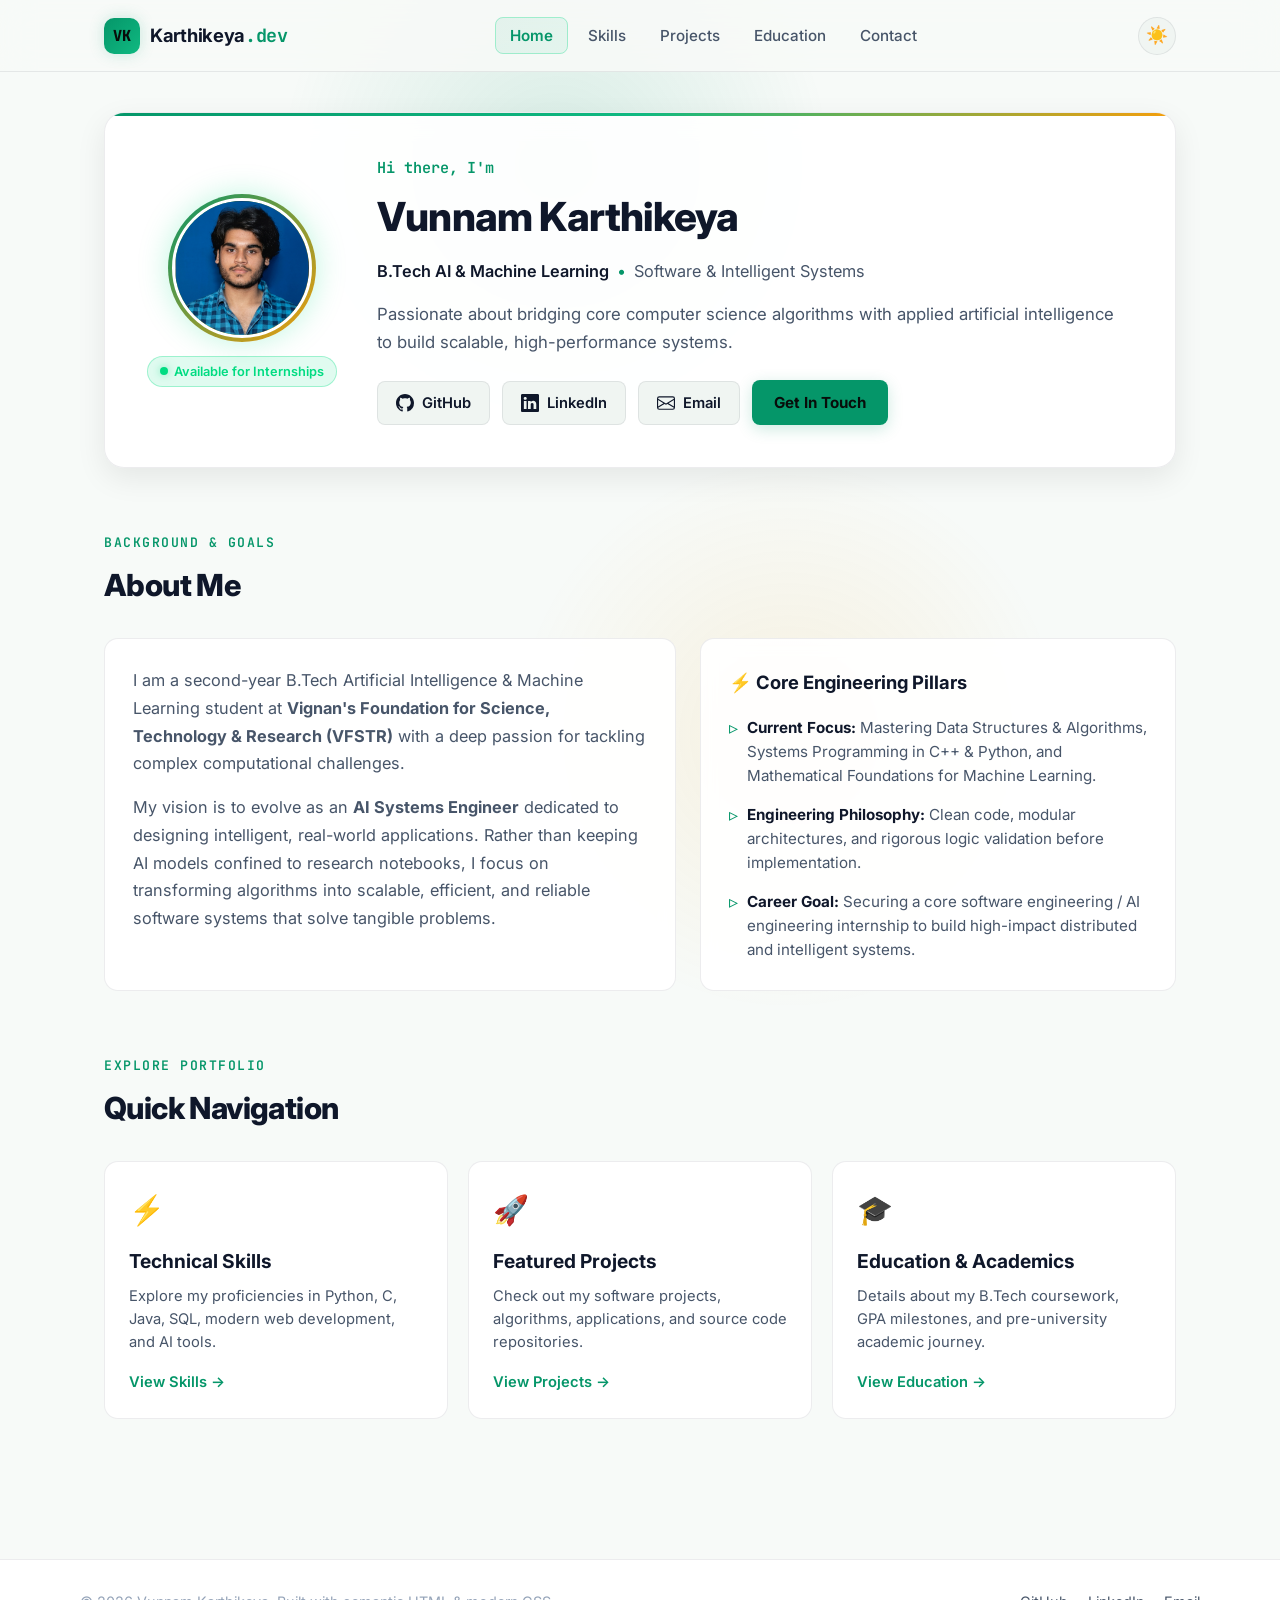
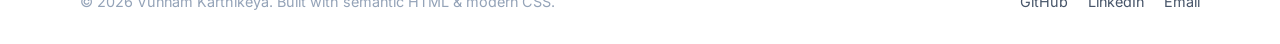
<file: index.html>
<!DOCTYPE html>
<html lang="en">
<head>
    <meta charset="UTF-8">
    <meta name="viewport" content="width=device-width, initial-scale=1.0">
    <meta name="description" content="Portfolio of Vunnam Karthikeya - B.Tech AI & ML Student, Software Engineer, and Aspiring AI Systems Developer.">
    <title>Vunnam Karthikeya | Portfolio</title>
    <!-- Google Fonts -->
    <link rel="preconnect" href="https://fonts.googleapis.com">
    <link rel="preconnect" href="https://fonts.gstatic.com" crossorigin>
    <link href="https://fonts.googleapis.com/css2?family=Inter:wght@300;400;500;600;700;800&family=JetBrains+Mono:wght@400;500;700&display=swap" rel="stylesheet">
    <link rel="stylesheet" href="index.css">
</head>
<body>

    <!-- 1. HEADER & NAVBAR -->
    <header class="site-header">
        <div class="nav-container">
            <a href="index.html" class="nav-logo">
                <div class="logo-emblem">VK</div>
                <span class="logo-text">Karthikeya<span class="logo-accent">.dev</span></span>
            </a>

            <button class="mobile-nav-toggle" id="mobile-nav-toggle" aria-label="Toggle navigation menu" aria-expanded="false">
                <span class="hamburger-bar"></span>
                <span class="hamburger-bar"></span>
                <span class="hamburger-bar"></span>
            </button>

            <nav class="nav-menu" id="nav-menu">
                <ul class="nav-list">
                    <li><a href="index.html" class="nav-link active">Home</a></li>
                    <li><a href="Technical skills and projects.html" class="nav-link">Skills</a></li>
                    <li><a href="Projects.html" class="nav-link">Projects</a></li>
                    <li><a href="Education.html" class="nav-link">Education</a></li>
                    <li><a href="contactMe.html" class="nav-link">Contact</a></li>
                </ul>
            </nav>

            <div class="header-actions">
                <button id="theme-toggle" class="theme-toggle-btn" aria-label="Toggle theme" title="Toggle Dark/Light Mode">
                    <span class="theme-icon">🌙</span>
                </button>
            </div>
        </div>
    </header>

    <main class="main-content">
        <!-- 2. HERO / PROFILE SECTION -->
        <section id="profile" class="profile-section">
            <div class="profile-card">
                <div class="profile-image-container">
                    <div class="avatar-ring">
                        <img src="profile pic.png" alt="Vunnam Karthikeya Profile Photo" class="profile-img">
                    </div>
                    <span class="status-badge" title="Open to Internships & Projects">
                        <span class="status-dot"></span> Available for Internships
                    </span>
                </div>

                <div class="profile-details">
                    <span class="hero-greeting">Hi there, I'm</span>
                    <h1 class="profile-name">Vunnam Karthikeya</h1>
                    <p class="bio-tag">
                        <span class="badge-role">B.Tech AI &amp; Machine Learning</span>
                        <span class="divider-dot">•</span>
                        <span class="badge-specialization">Software &amp; Intelligent Systems</span>
                    </p>
                    <p class="hero-summary">
                        Passionate about bridging core computer science algorithms with applied artificial intelligence to build scalable, high-performance systems.
                    </p>

                    <div class="social-buttons">
                        <a href="https://github.com/KarthikeyaVunnam05" target="_blank" rel="noopener noreferrer" class="social-btn github-btn">
                            <svg xmlns="http://www.w3.org/2000/svg" width="18" height="18" fill="currentColor" viewBox="0 0 16 16" class="btn-icon">
                                <path d="M8 0C3.58 0 0 3.58 0 8c0 3.54 2.29 6.53 5.47 7.59.4.07.55-.17.55-.38 0-.19-.01-.82-.01-1.49-2.01.37-2.53-.49-2.69-.94-.09-.23-.48-.94-.82-1.13-.28-.15-.68-.52-.01-.53.63-.01 1.08.58 1.23.82.72 1.21 1.87.87 2.33.66.07-.52.28-.87.51-1.07-1.78-.2-3.64-.89-3.64-3.95 0-.87.31-1.59.82-2.15-.08-.2-.36-1.02.08-2.12 0 0 .67-.21 2.2.82.64-.18 1.32-.27 2-.27.68 0 1.36.09 2 .27 1.53-1.04 2.2-.82 2.2-.82.44 1.1.16 1.92.08 2.12.51.56.82 1.27.82 2.15 0 3.07-1.87 3.75-3.65 3.95.29.25.54.73.54 1.48 0 1.07-.01 1.93-.01 2.2 0 .21.15.46.55.38A8.012 8.012 0 0 0 16 8c0-4.42-3.58-8-8-8z"/>
                            </svg>
                            <span>GitHub</span>
                        </a>
                        <a href="https://www.linkedin.com/in/karthikeya-vunnam-9545963a9" target="_blank" rel="noopener noreferrer" class="social-btn linkedin-btn">
                            <svg xmlns="http://www.w3.org/2000/svg" width="18" height="18" fill="currentColor" viewBox="0 0 16 16" class="btn-icon">
                                <path d="M0 1.146C0 .513.526 0 1.175 0h13.65C15.474 0 16 .513 16 1.146v13.708c0 .633-.526 1.146-1.175 1.146H1.175C.526 16 0 15.487 0 14.854V1.146zm4.943 12.248V6.169H2.542v7.225h2.401zm-1.2-8.212c.837 0 1.358-.554 1.358-1.248-.015-.709-.52-1.248-1.342-1.248-.822 0-1.359.54-1.359 1.248 0 .694.521 1.248 1.327 1.248h.016zm4.908 8.212V9.359c0-.216.016-.432.08-.586.173-.431.568-.878 1.232-.878.869 0 1.216.662 1.216 1.634v3.865h2.401V9.25c0-2.22-1.184-3.252-2.764-3.252-1.274 0-1.845.7-2.165 1.193v.025h-.016a5.54 5.54 0 0 1 .016-.025V6.169h-2.4c.03.678 0 7.225 0 7.225h2.4z"/>
                            </svg>
                            <span>LinkedIn</span>
                        </a>
                        <a href="https://mail.google.com/mail/?view=cm&fs=1&to=vunnamkarthikeya0@gmail.com" target="_blank" rel="noopener noreferrer" class="social-btn email-btn">
                            <svg xmlns="http://www.w3.org/2000/svg" width="18" height="18" fill="currentColor" viewBox="0 0 16 16" class="btn-icon">
                                <path d="M0 4a2 2 0 0 1 2-2h12a2 2 0 0 1 2 2v8a2 2 0 0 1-2 2H2a2 2 0 0 1-2-2V4Zm2-1a1 1 0 0 0-1 1v.217l7 4.2 7-4.2V4a1 1 0 0 0-1-1H2Zm13 2.383-4.708 2.825L15 11.105V5.383Zm-.034 6.876-5.64-3.471L8 9.583l-1.326-.795-5.64 3.47A1 1 0 0 0 2 13h12a1 1 0 0 0 .966-.741ZM1 11.105l4.708-2.897L1 5.383v5.722Z"/>
                            </svg>
                            <span>Email</span>
                        </a>
                        <a href="contactMe.html" class="btn btn-primary hero-contact-btn">Get In Touch</a>
                    </div>
                </div>
            </div>
        </section>

        <!-- 3. ABOUT ME SECTION -->
        <section id="about" class="content-section about-section">
            <div class="section-header">
                <span class="section-subtitle">Background &amp; Goals</span>
                <h2 class="section-title">About Me</h2>
            </div>
            
            <div class="about-grid">
                <div class="about-text-card">
                    <p>
                        I am a second-year B.Tech Artificial Intelligence &amp; Machine Learning student at <strong>Vignan's Foundation for Science, Technology &amp; Research (VFSTR)</strong> with a deep passion for tackling complex computational challenges.
                    </p>
                    <p>
                        My vision is to evolve as an <strong>AI Systems Engineer</strong> dedicated to designing intelligent, real-world applications. Rather than keeping AI models confined to research notebooks, I focus on transforming algorithms into scalable, efficient, and reliable software systems that solve tangible problems.
                    </p>
                </div>

                <div class="about-highlights-card">
                    <h3 class="card-subtitle">⚡ Core Engineering Pillars</h3>
                    <ul class="about-highlights-list">
                        <li>
                            <strong>Current Focus:</strong> Mastering Data Structures &amp; Algorithms, Systems Programming in C++ &amp; Python, and Mathematical Foundations for Machine Learning.
                        </li>
                        <li>
                            <strong>Engineering Philosophy:</strong> Clean code, modular architectures, and rigorous logic validation before implementation.
                        </li>
                        <li>
                            <strong>Career Goal:</strong> Securing a core software engineering / AI engineering internship to build high-impact distributed and intelligent systems.
                        </li>
                    </ul>
                </div>
            </div>
        </section>

        <!-- 4. QUICK EXPLORATION CARDS -->
        <section id="explore" class="content-section explore-section">
            <div class="section-header">
                <span class="section-subtitle">Explore Portfolio</span>
                <h2 class="section-title">Quick Navigation</h2>
            </div>

            <div class="quick-cards-grid">
                <article class="quick-card">
                    <div class="quick-card-icon">⚡</div>
                    <h3>Technical Skills</h3>
                    <p>Explore my proficiencies in Python, C, Java, SQL, modern web development, and AI tools.</p>
                    <a href="Technical skills and projects.html" class="quick-card-link">View Skills &rarr;</a>
                </article>

                <article class="quick-card">
                    <div class="quick-card-icon">🚀</div>
                    <h3>Featured Projects</h3>
                    <p>Check out my software projects, algorithms, applications, and source code repositories.</p>
                    <a href="Projects.html" class="quick-card-link">View Projects &rarr;</a>
                </article>

                <article class="quick-card">
                    <div class="quick-card-icon">🎓</div>
                    <h3>Education &amp; Academics</h3>
                    <p>Details about my B.Tech coursework, GPA milestones, and pre-university academic journey.</p>
                    <a href="Education.html" class="quick-card-link">View Education &rarr;</a>
                </article>
            </div>
        </section>
    </main>

    <!-- 5. FOOTER -->
    <footer class="site-footer">
        <div class="footer-container">
            <p class="footer-brand">&copy; 2026 Vunnam Karthikeya. Built with semantic HTML &amp; modern CSS.</p>
            <div class="footer-links">
                <a href="https://github.com/KarthikeyaVunnam05" target="_blank" rel="noopener noreferrer">GitHub</a>
                <a href="https://www.linkedin.com/in/karthikeya-vunnam-9545963a9" target="_blank" rel="noopener noreferrer">LinkedIn</a>
                <a href="mailto:vunnamkarthikeya0@gmail.com">Email</a>
            </div>
        </div>
    </footer>
    <script>
        // 1. Theme Management (Dark / Light with LocalStorage Persistence)
        const themeToggle = document.getElementById('theme-toggle');
        const themeIcon = themeToggle ? themeToggle.querySelector('.theme-icon') : null;
        
        function applyTheme(isLight) {
            if (isLight) {
                document.body.classList.add('light-theme');
                if (themeIcon) themeIcon.textContent = '☀️';
                localStorage.setItem('vk_theme', 'light');
            } else {
                document.body.classList.remove('light-theme');
                if (themeIcon) themeIcon.textContent = '🌙';
                localStorage.setItem('vk_theme', 'dark');
            }
        }

        // Initialize Theme from LocalStorage or System Preference
        const storedTheme = localStorage.getItem('vk_theme');
        if (storedTheme === 'light') {
            applyTheme(true);
        } else if (storedTheme === 'dark') {
            applyTheme(false);
        } else if (window.matchMedia && window.matchMedia('(prefers-color-scheme: light)').matches) {
            applyTheme(true);
        }

        if (themeToggle) {
            themeToggle.addEventListener('click', () => {
                const isCurrentlyLight = document.body.classList.contains('light-theme');
                applyTheme(!isCurrentlyLight);
            });
        }

        // 2. Mobile Responsive Navigation Toggle
        const mobileToggle = document.getElementById('mobile-nav-toggle');
        const navMenu = document.getElementById('nav-menu');
        if (mobileToggle && navMenu) {
            mobileToggle.addEventListener('click', () => {
                const isOpen = navMenu.classList.toggle('open');
                mobileToggle.setAttribute('aria-expanded', isOpen ? 'true' : 'false');
            });

            // Close mobile menu when clicking outside
            document.addEventListener('click', (e) => {
                if (!mobileToggle.contains(e.target) && !navMenu.contains(e.target) && navMenu.classList.contains('open')) {
                    navMenu.classList.remove('open');
                    mobileToggle.setAttribute('aria-expanded', 'false');
                }
            });
        }
    </script>
</body>
</html>
</file>
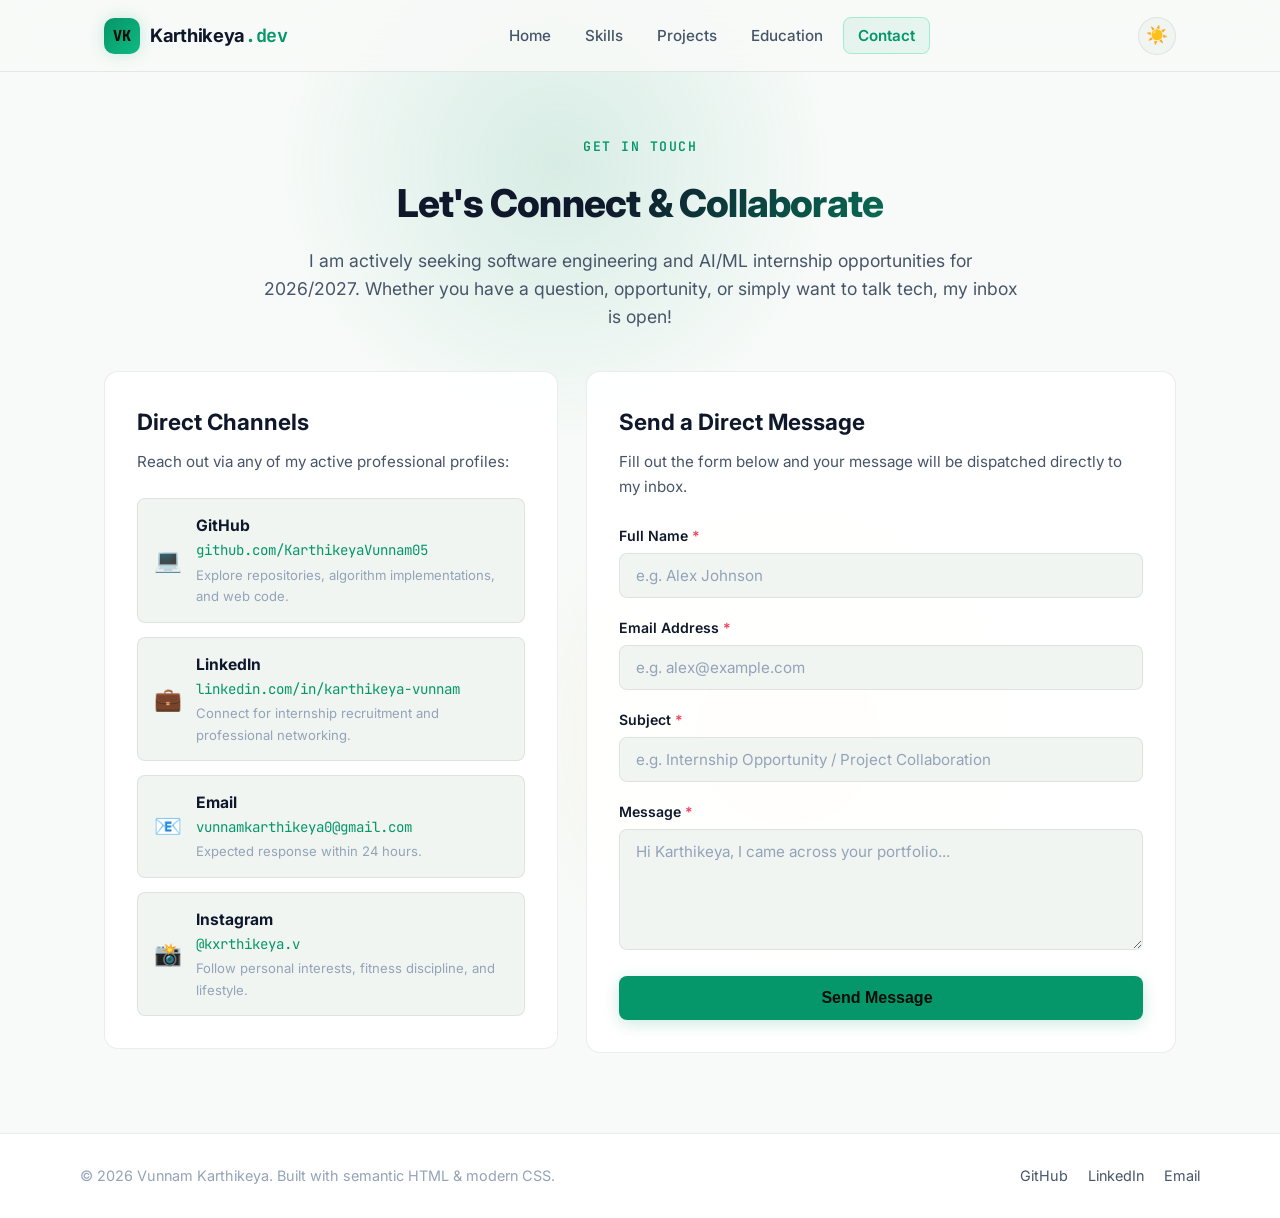
<file: contactMe.html>
<!DOCTYPE html>
<html lang="en">
<head>
    <meta charset="UTF-8">
    <meta name="viewport" content="width=device-width, initial-scale=1.0">
    <meta name="description" content="Get in touch with Vunnam Karthikeya for software engineering internships, AI/ML research collaborations, and project inquiries.">
    <title>Vunnam Karthikeya | Contact Me</title>
    <!-- Google Fonts -->
    <link rel="preconnect" href="https://fonts.googleapis.com">
    <link rel="preconnect" href="https://fonts.gstatic.com" crossorigin>
    <link href="https://fonts.googleapis.com/css2?family=Inter:wght@300;400;500;600;700;800&family=JetBrains+Mono:wght@400;500;700&display=swap" rel="stylesheet">
    <link rel="stylesheet" href="index.css">
</head>
<body>

    <!-- 1. HEADER & NAVBAR -->
    <header class="site-header">
        <div class="nav-container">
            <a href="index.html" class="nav-logo">
                <div class="logo-emblem">VK</div>
                <span class="logo-text">Karthikeya<span class="logo-accent">.dev</span></span>
            </a>

            <button class="mobile-nav-toggle" id="mobile-nav-toggle" aria-label="Toggle navigation menu" aria-expanded="false">
                <span class="hamburger-bar"></span>
                <span class="hamburger-bar"></span>
                <span class="hamburger-bar"></span>
            </button>

            <nav class="nav-menu" id="nav-menu">
                <ul class="nav-list">
                    <li><a href="index.html" class="nav-link">Home</a></li>
                    <li><a href="Technical skills and projects.html" class="nav-link">Skills</a></li>
                    <li><a href="Projects.html" class="nav-link">Projects</a></li>
                    <li><a href="Education.html" class="nav-link">Education</a></li>
                    <li><a href="contactMe.html" class="nav-link active">Contact</a></li>
                </ul>
            </nav>

            <div class="header-actions">
                <button id="theme-toggle" class="theme-toggle-btn" aria-label="Toggle theme" title="Toggle Dark/Light Mode">
                    <span class="theme-icon">🌙</span>
                </button>
            </div>
        </div>
    </header>

    <main class="main-content">
        <!-- PAGE HERO -->
        <section class="page-intro-section">
            <span class="section-subtitle">Get In Touch</span>
            <h1 class="page-title">Let's Connect &amp; Collaborate</h1>
            <p class="page-description">
                I am actively seeking software engineering and AI/ML internship opportunities for 2026/2027. Whether you have a question, opportunity, or simply want to talk tech, my inbox is open!
            </p>
        </section>

        <div class="contact-layout-grid">
            <!-- 2. SOCIAL LINKS & DIRECT CONTACT -->
            <section class="contact-info-panel">
                <div class="info-card">
                    <h2 class="card-title">Direct Channels</h2>
                    <p class="panel-desc">Reach out via any of my active professional profiles:</p>

                    <div class="contact-direct-links">
                        <a href="https://github.com/KarthikeyaVunnam05" target="_blank" rel="noopener noreferrer" class="direct-link-card">
                            <div class="link-icon-box">💻</div>
                            <div class="link-info">
                                <strong>GitHub</strong>
                                <span>github.com/KarthikeyaVunnam05</span>
                                <small>Explore repositories, algorithm implementations, and web code.</small>
                            </div>
                        </a>

                        <a href="https://www.linkedin.com/in/karthikeya-vunnam-9545963a9" target="_blank" rel="noopener noreferrer" class="direct-link-card">
                            <div class="link-icon-box">💼</div>
                            <div class="link-info">
                                <strong>LinkedIn</strong>
                                <span>linkedin.com/in/karthikeya-vunnam</span>
                                <small>Connect for internship recruitment and professional networking.</small>
                            </div>
                        </a>

                        <a href="mailto:vunnamkarthikeya0@gmail.com" class="direct-link-card">
                            <div class="link-icon-box">📧</div>
                            <div class="link-info">
                                <strong>Email</strong>
                                <span>vunnamkarthikeya0@gmail.com</span>
                                <small>Expected response within 24 hours.</small>
                            </div>
                        </a>

                        <a href="https://instagram.com/kxrthikeya.v" target="_blank" rel="noopener noreferrer" class="direct-link-card">
                            <div class="link-icon-box">📸</div>
                            <div class="link-info">
                                <strong>Instagram</strong>
                                <span>@kxrthikeya.v</span>
                                <small>Follow personal interests, fitness discipline, and lifestyle.</small>
                            </div>
                        </a>
                    </div>
                </div>
            </section>

            <!-- 3. CONTACT FORM -->
            <section class="contact-form-panel">
                <div class="form-container-card">
                    <h2 class="card-title">Send a Direct Message</h2>
                    <p class="panel-desc">Fill out the form below and your message will be dispatched directly to my inbox.</p>

                    <form id="contact-form" class="modern-form">
                        <div class="form-group">
                            <label for="name">Full Name <span class="required-star">*</span></label>
                            <input type="text" id="name" name="name" class="form-control" placeholder="e.g. Alex Johnson" required>
                        </div>

                        <div class="form-group">
                            <label for="email">Email Address <span class="required-star">*</span></label>
                            <input type="email" id="email" name="email" class="form-control" placeholder="e.g. alex@example.com" required>
                        </div>

                        <div class="form-group">
                            <label for="subject">Subject <span class="required-star">*</span></label>
                            <input type="text" id="subject" name="subject" class="form-control" placeholder="e.g. Internship Opportunity / Project Collaboration" required>
                        </div>

                        <div class="form-group">
                            <label for="message">Message <span class="required-star">*</span></label>
                            <textarea id="message" name="message" class="form-control" rows="5" placeholder="Hi Karthikeya, I came across your portfolio..." required></textarea>
                        </div>

                        <button type="submit" class="btn btn-primary submit-btn" id="submit-btn">
                            <span class="btn-text">Send Message</span>
                            <span class="btn-spinner" aria-hidden="true"></span>
                        </button>

                        <div id="form-feedback" class="form-feedback" aria-live="polite"></div>
                    </form>
                </div>
            </section>
        </div>
    </main>

    <!-- FOOTER -->
    <footer class="site-footer">
        <div class="footer-container">
            <p class="footer-brand">&copy; 2026 Vunnam Karthikeya. Built with semantic HTML &amp; modern CSS.</p>
            <div class="footer-links">
                <a href="https://github.com/KarthikeyaVunnam05" target="_blank" rel="noopener noreferrer">GitHub</a>
                <a href="https://www.linkedin.com/in/karthikeya-vunnam-9545963a9" target="_blank" rel="noopener noreferrer">LinkedIn</a>
                <a href="mailto:vunnamkarthikeya0@gmail.com">Email</a>
            </div>
        </div>
    </footer>

    <script>
        // 1. Theme Toggle Logic
        const themeToggle = document.getElementById('theme-toggle');
        const themeIcon = themeToggle ? themeToggle.querySelector('.theme-icon') : null;
        
        function applyTheme(isLight) {
            if (isLight) {
                document.body.classList.add('light-theme');
                if (themeIcon) themeIcon.textContent = '☀️';
                localStorage.setItem('vk_theme', 'light');
            } else {
                document.body.classList.remove('light-theme');
                if (themeIcon) themeIcon.textContent = '🌙';
                localStorage.setItem('vk_theme', 'dark');
            }
        }

        const storedTheme = localStorage.getItem('vk_theme');
        if (storedTheme === 'light') {
            applyTheme(true);
        } else if (storedTheme === 'dark') {
            applyTheme(false);
        } else if (window.matchMedia && window.matchMedia('(prefers-color-scheme: light)').matches) {
            applyTheme(true);
        }

        if (themeToggle) {
            themeToggle.addEventListener('click', () => {
                const isCurrentlyLight = document.body.classList.contains('light-theme');
                applyTheme(!isCurrentlyLight);
            });
        }

        // 2. Mobile Responsive Navigation
        const mobileToggle = document.getElementById('mobile-nav-toggle');
        const navMenu = document.getElementById('nav-menu');
        if (mobileToggle && navMenu) {
            mobileToggle.addEventListener('click', () => {
                const isOpen = navMenu.classList.toggle('open');
                mobileToggle.setAttribute('aria-expanded', isOpen ? 'true' : 'false');
            });

            document.addEventListener('click', (e) => {
                if (!mobileToggle.contains(e.target) && !navMenu.contains(e.target) && navMenu.classList.contains('open')) {
                    navMenu.classList.remove('open');
                    mobileToggle.setAttribute('aria-expanded', 'false');
                }
            });
        }

        // 3. Contact Form Submission & Feedback Handler
        const contactForm = document.getElementById('contact-form');
        const formFeedback = document.getElementById('form-feedback');
        const submitBtn = document.getElementById('submit-btn');

        if (contactForm) {
            contactForm.addEventListener('submit', (e) => {
                e.preventDefault();
                
                const name = document.getElementById('name').value.trim();
                const email = document.getElementById('email').value.trim();
                const subject = document.getElementById('subject').value.trim();
                const message = document.getElementById('message').value.trim();

                if (!name || !email || !subject || !message) {
                    showFeedback('Please fill out all required fields before sending.', 'error');
                    return;
                }

                if (submitBtn) {
                    submitBtn.disabled = true;
                    submitBtn.querySelector('.btn-text').textContent = 'Opening Mail App...';
                }

                // Construct mailto link with prefilled parameters
                const mailtoUrl = `mailto:vunnamkarthikeya0@gmail.com?subject=${encodeURIComponent(subject)}&body=${encodeURIComponent("Sender Name: " + name + "\nSender Email: " + email + "\n\nMessage:\n" + message)}`;
                
                window.location.href = mailtoUrl;

                showFeedback('✓ Thank you! Your default email client has been launched with your prefilled message.', 'success');
                contactForm.reset();

                setTimeout(() => {
                    if (submitBtn) {
                        submitBtn.disabled = false;
                        submitBtn.querySelector('.btn-text').textContent = 'Send Message';
                    }
                }, 2500);
            });
        }

        function showFeedback(msg, type) {
            if (!formFeedback) return;
            formFeedback.textContent = msg;
            formFeedback.className = `form-feedback ${type}`;
        }
    </script>
</body>
</html>
</file>
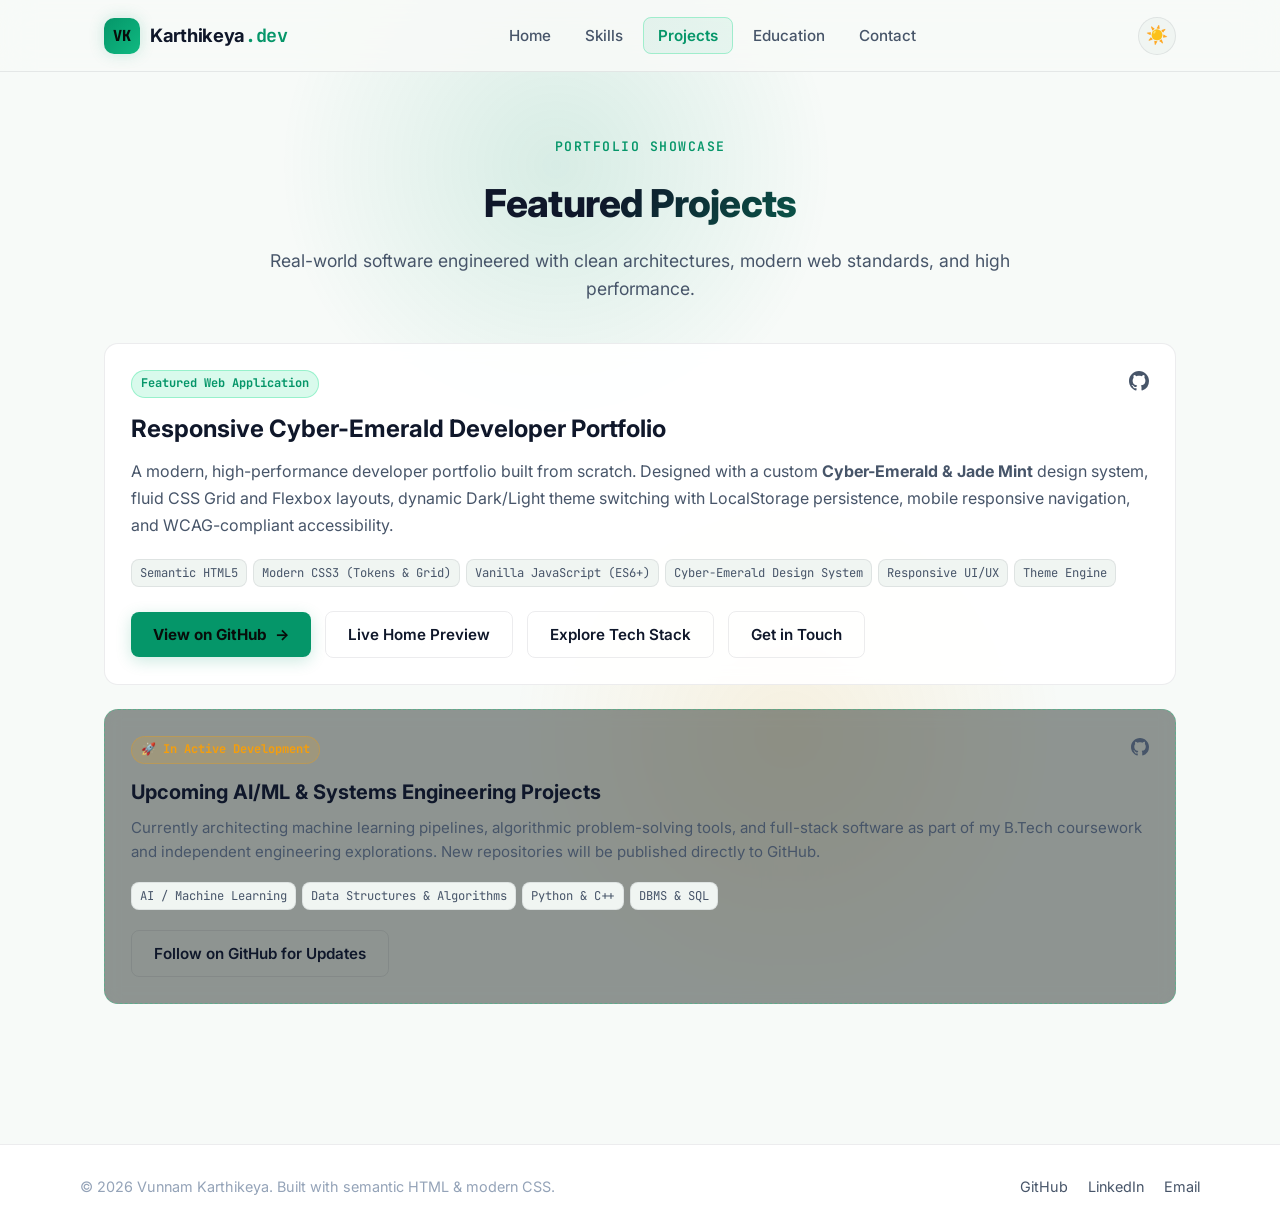
<file: Projects.html>
<!DOCTYPE html>
<html lang="en">
<head>
    <meta charset="UTF-8">
    <meta name="viewport" content="width=device-width, initial-scale=1.0">
    <meta name="description" content="Featured software development, AI & Machine Learning, and systems projects by Vunnam Karthikeya.">
    <title>Vunnam Karthikeya | Projects</title>
    <!-- Google Fonts -->
    <link rel="preconnect" href="https://fonts.googleapis.com">
    <link rel="preconnect" href="https://fonts.gstatic.com" crossorigin>
    <link href="https://fonts.googleapis.com/css2?family=Inter:wght@300;400;500;600;700;800&family=JetBrains+Mono:wght@400;500;700&display=swap" rel="stylesheet">
    <link rel="stylesheet" href="index.css">
</head>
<body>

    <!-- 1. HEADER & NAVBAR -->
    <header class="site-header">
        <div class="nav-container">
            <a href="index.html" class="nav-logo">
                <div class="logo-emblem">VK</div>
                <span class="logo-text">Karthikeya<span class="logo-accent">.dev</span></span>
            </a>

            <button class="mobile-nav-toggle" id="mobile-nav-toggle" aria-label="Toggle navigation menu" aria-expanded="false">
                <span class="hamburger-bar"></span>
                <span class="hamburger-bar"></span>
                <span class="hamburger-bar"></span>
            </button>

            <nav class="nav-menu" id="nav-menu">
                <ul class="nav-list">
                    <li><a href="index.html" class="nav-link">Home</a></li>
                    <li><a href="Technical skills and projects.html" class="nav-link">Skills</a></li>
                    <li><a href="Projects.html" class="nav-link active">Projects</a></li>
                    <li><a href="Education.html" class="nav-link">Education</a></li>
                    <li><a href="contactMe.html" class="nav-link">Contact</a></li>
                </ul>
            </nav>

            <div class="header-actions">
                <button id="theme-toggle" class="theme-toggle-btn" aria-label="Toggle theme" title="Toggle Dark/Light Mode">
                    <span class="theme-icon">🌙</span>
                </button>
            </div>
        </div>
    </header>

    <main class="main-content">
        <!-- PAGE HERO -->
        <section class="page-intro-section">
            <span class="section-subtitle">Portfolio Showcase</span>
            <h1 class="page-title">Featured Projects</h1>
            <p class="page-description">
                Real-world software engineered with clean architectures, modern web standards, and high performance.
            </p>
        </section>

        <!-- PROJECTS GRID -->
        <section class="content-section">
            <div class="projects-grid">
                
                <!-- Main Featured Project: Modern Portfolio Website -->
                <article class="project-card" data-category="web" style="grid-column: 1 / -1;">
                    <div class="project-card-header">
                        <span class="project-badge web-badge">Featured Web Application</span>
                        <div class="project-links-top">
                            <a href="https://github.com/KarthikeyaVunnam05" target="_blank" rel="noopener noreferrer" class="icon-link" title="GitHub Repository">
                                <svg xmlns="http://www.w3.org/2000/svg" width="20" height="20" fill="currentColor" viewBox="0 0 16 16"><path d="M8 0C3.58 0 0 3.58 0 8c0 3.54 2.29 6.53 5.47 7.59.4.07.55-.17.55-.38 0-.19-.01-.82-.01-1.49-2.01.37-2.53-.49-2.69-.94-.09-.23-.48-.94-.82-1.13-.28-.15-.68-.52-.01-.53.63-.01 1.08.58 1.23.82.72 1.21 1.87.87 2.33.66.07-.52.28-.87.51-1.07-1.78-.2-3.64-.89-3.64-3.95 0-.87.31-1.59.82-2.15-.08-.2-.36-1.02.08-2.12 0 0 .67-.21 2.2.82.64-.18 1.32-.27 2-.27.68 0 1.36.09 2 .27 1.53-1.04 2.2-.82 2.2-.82.44 1.1.16 1.92.08 2.12.51.56.82 1.27.82 2.15 0 3.07-1.87 3.75-3.65 3.95.29.25.54.73.54 1.48 0 1.07-.01 1.93-.01 2.2 0 .21.15.46.55.38A8.012 8.012 0 0 0 16 8c0-4.42-3.58-8-8-8z"/></svg>
                            </a>
                        </div>
                    </div>
                    <div class="project-content">
                        <h3 class="project-title" style="font-size: 1.5rem; margin-bottom: 12px;">Responsive Cyber-Emerald Developer Portfolio</h3>
                        <p class="project-summary" style="font-size: 1rem; line-height: 1.7; margin-bottom: 20px;">
                            A modern, high-performance developer portfolio built from scratch. Designed with a custom <strong>Cyber-Emerald &amp; Jade Mint</strong> design system, fluid CSS Grid and Flexbox layouts, dynamic Dark/Light theme switching with LocalStorage persistence, mobile responsive navigation, and WCAG-compliant accessibility.
                        </p>
                        
                        <div class="tech-tags" style="margin-bottom: 24px;">
                            <span class="tag">Semantic HTML5</span>
                            <span class="tag">Modern CSS3 (Tokens &amp; Grid)</span>
                            <span class="tag">Vanilla JavaScript (ES6+)</span>
                            <span class="tag">Cyber-Emerald Design System</span>
                            <span class="tag">Responsive UI/UX</span>
                            <span class="tag">Theme Engine</span>
                        </div>
                        
                        <div class="project-actions" style="gap: 14px; flex-wrap: wrap;">
                            <a href="https://github.com/KarthikeyaVunnam05" target="_blank" rel="noopener noreferrer" class="btn btn-primary">
                                <span>View on GitHub</span> &rarr;
                            </a>
                            <a href="index.html" class="btn btn-outline">Live Home Preview</a>
                            <a href="Technical skills and projects.html" class="btn btn-outline">Explore Tech Stack</a>
                            <a href="contactMe.html" class="btn btn-outline">Get in Touch</a>
                        </div>
                    </div>
                </article>

                <!-- In-Development & Upcoming Card -->
                <article class="project-card" style="grid-column: 1 / -1; border-style: dashed; border-color: rgba(0, 220, 130, 0.35); background: rgba(14, 25, 20, 0.45);">
                    <div class="project-card-header">
                        <span class="project-badge" style="background: rgba(245, 158, 11, 0.15); color: var(--accent-amber); border: 1px solid rgba(245, 158, 11, 0.3);">🚀 In Active Development</span>
                        <div class="project-links-top">
                            <a href="https://github.com/KarthikeyaVunnam05" target="_blank" rel="noopener noreferrer" class="icon-link" title="Follow on GitHub">
                                <svg xmlns="http://www.w3.org/2000/svg" width="18" height="18" fill="currentColor" viewBox="0 0 16 16"><path d="M8 0C3.58 0 0 3.58 0 8c0 3.54 2.29 6.53 5.47 7.59.4.07.55-.17.55-.38 0-.19-.01-.82-.01-1.49-2.01.37-2.53-.49-2.69-.94-.09-.23-.48-.94-.82-1.13-.28-.15-.68-.52-.01-.53.63-.01 1.08.58 1.23.82.72 1.21 1.87.87 2.33.66.07-.52.28-.87.51-1.07-1.78-.2-3.64-.89-3.64-3.95 0-.87.31-1.59.82-2.15-.08-.2-.36-1.02.08-2.12 0 0 .67-.21 2.2.82.64-.18 1.32-.27 2-.27.68 0 1.36.09 2 .27 1.53-1.04 2.2-.82 2.2-.82.44 1.1.16 1.92.08 2.12.51.56.82 1.27.82 2.15 0 3.07-1.87 3.75-3.65 3.95.29.25.54.73.54 1.48 0 1.07-.01 1.93-.01 2.2 0 .21.15.46.55.38A8.012 8.012 0 0 0 16 8c0-4.42-3.58-8-8-8z"/></svg>
                            </a>
                        </div>
                    </div>
                    <div class="project-content">
                        <h3 class="project-title">Upcoming AI/ML &amp; Systems Engineering Projects</h3>
                        <p class="project-summary">
                            Currently architecting machine learning pipelines, algorithmic problem-solving tools, and full-stack software as part of my B.Tech coursework and independent engineering explorations. New repositories will be published directly to GitHub.
                        </p>
                        <div class="tech-tags">
                            <span class="tag">AI / Machine Learning</span>
                            <span class="tag">Data Structures &amp; Algorithms</span>
                            <span class="tag">Python &amp; C++</span>
                            <span class="tag">DBMS &amp; SQL</span>
                        </div>
                        <div class="project-actions" style="margin-top: 14px;">
                            <a href="https://github.com/KarthikeyaVunnam05" target="_blank" rel="noopener noreferrer" class="btn btn-outline">
                                Follow on GitHub for Updates
                            </a>
                        </div>
                    </div>
                </article>

            </div>
        </section>
    </main>

    <!-- FOOTER -->
    <footer class="site-footer">
        <div class="footer-container">
            <p class="footer-brand">&copy; 2026 Vunnam Karthikeya. Built with semantic HTML &amp; modern CSS.</p>
            <div class="footer-links">
                <a href="https://github.com/KarthikeyaVunnam05" target="_blank" rel="noopener noreferrer">GitHub</a>
                <a href="https://www.linkedin.com/in/karthikeya-vunnam-9545963a9" target="_blank" rel="noopener noreferrer">LinkedIn</a>
                <a href="mailto:vunnamkarthikeya0@gmail.com">Email</a>
            </div>
        </div>
    </footer>

    <script>
        // 1. Theme Toggle Logic
        const themeToggle = document.getElementById('theme-toggle');
        const themeIcon = themeToggle ? themeToggle.querySelector('.theme-icon') : null;
        
        function applyTheme(isLight) {
            if (isLight) {
                document.body.classList.add('light-theme');
                if (themeIcon) themeIcon.textContent = '☀️';
                localStorage.setItem('vk_theme', 'light');
            } else {
                document.body.classList.remove('light-theme');
                if (themeIcon) themeIcon.textContent = '🌙';
                localStorage.setItem('vk_theme', 'dark');
            }
        }

        const storedTheme = localStorage.getItem('vk_theme');
        if (storedTheme === 'light') {
            applyTheme(true);
        } else if (storedTheme === 'dark') {
            applyTheme(false);
        } else if (window.matchMedia && window.matchMedia('(prefers-color-scheme: light)').matches) {
            applyTheme(true);
        }

        if (themeToggle) {
            themeToggle.addEventListener('click', () => {
                const isCurrentlyLight = document.body.classList.contains('light-theme');
                applyTheme(!isCurrentlyLight);
            });
        }

        // 2. Mobile Responsive Navigation
        const mobileToggle = document.getElementById('mobile-nav-toggle');
        const navMenu = document.getElementById('nav-menu');
        if (mobileToggle && navMenu) {
            mobileToggle.addEventListener('click', () => {
                const isOpen = navMenu.classList.toggle('open');
                mobileToggle.setAttribute('aria-expanded', isOpen ? 'true' : 'false');
            });

            document.addEventListener('click', (e) => {
                if (!mobileToggle.contains(e.target) && !navMenu.contains(e.target) && navMenu.classList.contains('open')) {
                    navMenu.classList.remove('open');
                    mobileToggle.setAttribute('aria-expanded', 'false');
                }
            });
        }
    </script>
</body>
</html>
</file>
<file: index.css>
/* ==========================================================================
   VUNNAM KARTHIKEYA - MODERN CYBER-EMERALD & JADE MINT DESIGN SYSTEM
   ========================================================================== */

/* 1. CSS CUSTOM PROPERTIES / DESIGN TOKENS */
:root {
    /* Dark Theme (Default) - Cyber-Emerald, Deep Obsidian Charcoal & Gold */
    --bg-base: #080d0a;
    --bg-surface: #0e1713;
    --bg-surface-elevated: #14221c;
    --bg-card: rgba(14, 25, 20, 0.75);
    --bg-card-hover: rgba(20, 36, 28, 0.9);
    
    --border-subtle: rgba(255, 255, 255, 0.08);
    --border-hover: rgba(0, 220, 130, 0.45);
    --border-active: #00dc82;

    /* Text Colors */
    --text-primary: #f0fdf4;
    --text-secondary: #94a3b8;
    --text-muted: #64748b;
    --text-accent: #00dc82;

    /* Brand & Accent Colors (Cyber Emerald, Mint Jade & Warm Gold) */
    --primary: #00dc82;
    --primary-hover: #05b169;
    --primary-glow: rgba(0, 220, 130, 0.3);
    --primary-light: rgba(0, 220, 130, 0.12);
    
    --accent-cyan: #06b6d4;
    --accent-cyan-glow: rgba(6, 182, 212, 0.25);
    --accent-violet: #a855f7;
    --accent-emerald: #10b981;
    --accent-amber: #f59e0b;
    --accent-amber-glow: rgba(245, 158, 11, 0.25);
    --accent-rose: #f43f5e;

    /* Status Colors */
    --status-online: #00dc82;
    --status-online-glow: rgba(0, 220, 130, 0.5);

    /* Fonts & Radii */
    --font-main: 'Inter', -apple-system, BlinkMacSystemFont, 'Segoe UI', Roboto, sans-serif;
    --font-code: 'JetBrains Mono', monospace;
    --radius-sm: 8px;
    --radius-md: 14px;
    --radius-lg: 20px;
    --radius-full: 9999px;

    /* Shadows & Transitions */
    --shadow-sm: 0 2px 10px rgba(0, 0, 0, 0.35);
    --shadow-md: 0 10px 30px rgba(0, 0, 0, 0.45);
    --shadow-glow: 0 0 30px rgba(0, 220, 130, 0.25);
    --transition-fast: 0.18s cubic-bezier(0.4, 0, 0.2, 1);
    --transition-smooth: 0.3s cubic-bezier(0.4, 0, 0.2, 1);

    --header-height: 72px;
}

/* Light Theme Override - Crisp Platinum & Forest Mint */
body.light-theme {
    --bg-base: #f7faf8;
    --bg-surface: #ffffff;
    --bg-surface-elevated: #f0f5f2;
    --bg-card: rgba(255, 255, 255, 0.92);
    --bg-card-hover: #ffffff;
    --border-subtle: rgba(15, 23, 42, 0.08);
    --border-hover: rgba(0, 220, 130, 0.5);

    --text-primary: #0f172a;
    --text-secondary: #475569;
    --text-muted: #94a3b8;
    --text-accent: #059669;

    --primary: #059669;
    --primary-hover: #047857;
    --primary-glow: rgba(5, 150, 105, 0.2);
    --primary-light: rgba(5, 150, 105, 0.08);

    --shadow-sm: 0 2px 8px rgba(0, 0, 0, 0.06);
    --shadow-md: 0 10px 30px rgba(0, 0, 0, 0.08);
}

/* 2. BASE & RESET */
*, *::before, *::after {
    box-sizing: border-box;
    margin: 0;
    padding: 0;
}

html {
    scroll-behavior: smooth;
    font-size: 16px;
}

body {
    font-family: var(--font-main);
    background-color: var(--bg-base);
    color: var(--text-primary);
    line-height: 1.65;
    min-height: 100vh;
    display: flex;
    flex-direction: column;
    overflow-x: hidden;
    transition: background-color var(--transition-smooth), color var(--transition-smooth);
    -webkit-font-smoothing: antialiased;
}

/* Ambient Cyber Glows */
body::before {
    content: '';
    position: fixed;
    top: -15%;
    left: 20%;
    width: 600px;
    height: 600px;
    background: radial-gradient(circle, var(--primary-glow) 0%, transparent 65%);
    z-index: -1;
    pointer-events: none;
    opacity: 0.65;
}

body::after {
    content: '';
    position: fixed;
    bottom: -15%;
    right: 15%;
    width: 600px;
    height: 600px;
    background: radial-gradient(circle, var(--accent-amber-glow) 0%, transparent 65%);
    z-index: -1;
    pointer-events: none;
    opacity: 0.4;
}

/* 3. SITE HEADER & NAVIGATION */
.site-header {
    position: sticky;
    top: 0;
    width: 100%;
    height: var(--header-height);
    background-color: rgba(8, 13, 10, 0.85);
    backdrop-filter: blur(16px);
    -webkit-backdrop-filter: blur(16px);
    border-bottom: 1px solid var(--border-subtle);
    z-index: 1000;
    display: flex;
    align-items: center;
    transition: background-color var(--transition-smooth), border-color var(--transition-smooth);
}

body.light-theme .site-header {
    background-color: rgba(247, 250, 248, 0.88);
}

.nav-container {
    width: 100%;
    max-width: 1120px;
    margin: 0 auto;
    padding: 0 24px;
    display: flex;
    align-items: center;
    justify-content: space-between;
}

/* Brand Logo with Modern Geometric Emblem */
.nav-logo {
    display: flex;
    align-items: center;
    gap: 10px;
    text-decoration: none;
    color: var(--text-primary);
    font-weight: 700;
    font-size: 1.15rem;
    transition: all var(--transition-fast);
}

.logo-emblem {
    width: 36px;
    height: 36px;
    border-radius: 10px;
    background: linear-gradient(135deg, var(--primary), #10b981);
    display: flex;
    align-items: center;
    justify-content: center;
    color: #080d0a;
    font-family: var(--font-code);
    font-weight: 900;
    font-size: 0.95rem;
    box-shadow: 0 0 16px var(--primary-glow);
    transition: transform var(--transition-fast), box-shadow var(--transition-fast);
}

.nav-logo:hover .logo-emblem {
    transform: rotate(6deg) scale(1.08);
    box-shadow: 0 0 22px var(--primary-glow);
}

.logo-text {
    font-family: var(--font-main);
    letter-spacing: -0.3px;
}

.logo-accent {
    color: var(--primary);
    font-family: var(--font-code);
    font-weight: 700;
}

.nav-menu {
    display: flex;
    align-items: center;
}

.nav-list {
    display: flex;
    list-style: none;
    gap: 6px;
}

.nav-link {
    color: var(--text-secondary);
    text-decoration: none;
    font-size: 0.95rem;
    font-weight: 500;
    padding: 8px 14px;
    border-radius: var(--radius-sm);
    transition: all var(--transition-fast);
    position: relative;
}

.nav-link:hover {
    color: var(--text-primary);
    background-color: var(--bg-surface-elevated);
}

.nav-link.active {
    color: var(--primary);
    background: linear-gradient(135deg, var(--primary-light), rgba(16, 185, 129, 0.08));
    border: 1px solid rgba(0, 220, 130, 0.3);
    font-weight: 600;
}

/* Header Actions */
.header-actions {
    display: flex;
    align-items: center;
    gap: 12px;
}

.theme-toggle-btn {
    background: var(--bg-surface-elevated);
    border: 1px solid var(--border-subtle);
    color: var(--text-primary);
    font-size: 1.1rem;
    width: 38px;
    height: 38px;
    border-radius: var(--radius-full);
    display: inline-flex;
    align-items: center;
    justify-content: center;
    cursor: pointer;
    transition: all var(--transition-fast);
}

.theme-toggle-btn:hover {
    border-color: var(--border-hover);
    transform: scale(1.05);
    background-color: var(--bg-surface);
}

/* Mobile Nav Toggle Button */
.mobile-nav-toggle {
    display: none;
    flex-direction: column;
    justify-content: center;
    gap: 5px;
    width: 36px;
    height: 36px;
    background: transparent;
    border: none;
    cursor: pointer;
    padding: 4px;
    z-index: 1100;
}

.hamburger-bar {
    width: 100%;
    height: 2px;
    background-color: var(--text-primary);
    border-radius: 2px;
    transition: transform var(--transition-fast), opacity var(--transition-fast);
}

/* 4. MAIN CONTENT LAYOUT */
.main-content {
    flex: 1;
    width: 100%;
    max-width: 1120px;
    margin: 0 auto;
    padding: 40px 24px 80px 24px;
}

.content-section {
    margin-bottom: 60px;
}

.section-header {
    margin-bottom: 28px;
    text-align: left;
}

.section-subtitle {
    display: inline-flex;
    align-items: center;
    gap: 6px;
    font-family: var(--font-code);
    font-size: 0.82rem;
    color: var(--primary);
    text-transform: uppercase;
    letter-spacing: 1.5px;
    margin-bottom: 6px;
    font-weight: 600;
}

.section-title {
    font-size: 1.9rem;
    font-weight: 800;
    color: var(--text-primary);
    letter-spacing: -0.6px;
}

.page-intro-section {
    text-align: center;
    padding: 20px 0 40px 0;
    max-width: 760px;
    margin: 0 auto;
}

.page-title {
    font-size: 2.4rem;
    font-weight: 800;
    color: var(--text-primary);
    letter-spacing: -0.8px;
    margin: 8px 0 12px 0;
    background: linear-gradient(135deg, #ffffff 45%, var(--primary) 100%);
    -webkit-background-clip: text;
    -webkit-text-fill-color: transparent;
}

body.light-theme .page-title {
    background: linear-gradient(135deg, #0f172a 45%, var(--primary) 100%);
    -webkit-background-clip: text;
    -webkit-text-fill-color: transparent;
}

.page-description {
    font-size: 1.1rem;
    color: var(--text-secondary);
    line-height: 1.6;
}

/* 5. HERO / PROFILE CARD (HOME) */
.profile-section {
    margin-bottom: 60px;
}

.profile-card {
    display: flex;
    align-items: center;
    gap: 40px;
    padding: 42px;
    background: var(--bg-card);
    border: 1px solid var(--border-subtle);
    border-radius: var(--radius-lg);
    backdrop-filter: blur(12px);
    -webkit-backdrop-filter: blur(12px);
    box-shadow: var(--shadow-md);
    transition: all var(--transition-smooth);
    position: relative;
    overflow: hidden;
}

.profile-card::before {
    content: '';
    position: absolute;
    top: 0;
    left: 0;
    width: 100%;
    height: 3px;
    background: linear-gradient(90deg, var(--primary), #10b981, var(--accent-amber));
}

.profile-card:hover {
    border-color: var(--border-hover);
    box-shadow: 0 12px 40px rgba(0, 220, 130, 0.15);
}

.profile-image-container {
    display: flex;
    flex-direction: column;
    align-items: center;
    gap: 14px;
    flex-shrink: 0;
}

.avatar-ring {
    position: relative;
    padding: 4px;
    border-radius: var(--radius-full);
    background: linear-gradient(135deg, var(--primary), var(--accent-amber));
    box-shadow: var(--shadow-glow);
}

.profile-img {
    width: 140px;
    height: 140px;
    border-radius: var(--radius-full);
    object-fit: cover;
    display: block;
    border: 3px solid var(--bg-surface);
}

.status-badge {
    display: inline-flex;
    align-items: center;
    gap: 6px;
    font-size: 0.8rem;
    font-weight: 600;
    color: var(--status-online);
    background-color: rgba(0, 220, 130, 0.12);
    border: 1px solid rgba(0, 220, 130, 0.3);
    padding: 4px 12px;
    border-radius: var(--radius-full);
}

.status-dot {
    width: 8px;
    height: 8px;
    background-color: var(--status-online);
    border-radius: var(--radius-full);
    box-shadow: 0 0 8px var(--status-online-glow);
    animation: pulse-dot 2s infinite;
}

@keyframes pulse-dot {
    0%, 100% { transform: scale(1); opacity: 1; }
    50% { transform: scale(1.3); opacity: 0.6; }
}

.profile-details {
    flex: 1;
}

.hero-greeting {
    font-family: var(--font-code);
    color: var(--primary);
    font-size: 0.95rem;
    font-weight: 600;
    display: block;
    margin-bottom: 4px;
}

.profile-name {
    font-size: 2.5rem;
    font-weight: 800;
    letter-spacing: -0.8px;
    color: var(--text-primary);
    margin-bottom: 8px;
}

.bio-tag {
    display: flex;
    align-items: center;
    flex-wrap: wrap;
    gap: 8px;
    font-size: 1.02rem;
    color: var(--text-secondary);
    margin-bottom: 16px;
}

.badge-role {
    font-weight: 600;
    color: var(--text-primary);
}

.divider-dot {
    color: var(--primary);
}

.hero-summary {
    color: var(--text-secondary);
    font-size: 1.05rem;
    line-height: 1.65;
    margin-bottom: 24px;
}

/* Social & Action Buttons */
.social-buttons {
    display: flex;
    align-items: center;
    gap: 12px;
    flex-wrap: wrap;
}

.social-btn {
    display: inline-flex;
    align-items: center;
    gap: 8px;
    padding: 9px 18px;
    background-color: var(--bg-surface-elevated);
    color: var(--text-primary);
    text-decoration: none;
    border-radius: var(--radius-sm);
    font-weight: 600;
    font-size: 0.92rem;
    border: 1px solid var(--border-subtle);
    transition: all var(--transition-fast);
}

.social-btn:hover {
    background-color: var(--bg-surface);
    border-color: var(--border-hover);
    transform: translateY(-2px);
    box-shadow: var(--shadow-sm);
}

.github-btn:hover {
    border-color: #ffffff;
}

.linkedin-btn:hover {
    border-color: #0a66c2;
    color: #38bdf8;
}

.email-btn:hover {
    border-color: #ea4335;
    color: #f87171;
}

/* General Buttons */
.btn {
    display: inline-flex;
    align-items: center;
    justify-content: center;
    gap: 8px;
    padding: 10px 22px;
    font-weight: 600;
    font-size: 0.95rem;
    border-radius: var(--radius-sm);
    text-decoration: none;
    cursor: pointer;
    transition: all var(--transition-fast);
    border: none;
}

.btn-primary {
    background: linear-gradient(135deg, var(--primary), #059669);
    color: #080d0a;
    font-weight: 700;
    box-shadow: 0 4px 16px var(--primary-glow);
}

.btn-primary:hover {
    background: linear-gradient(135deg, var(--primary-hover), var(--primary));
    transform: translateY(-2px);
    box-shadow: 0 6px 22px var(--primary-glow);
}

.btn-outline {
    background-color: transparent;
    color: var(--text-primary);
    border: 1px solid var(--border-subtle);
}

.btn-outline:hover {
    background-color: var(--bg-surface-elevated);
    border-color: var(--border-hover);
    transform: translateY(-2px);
}

.btn-sm {
    padding: 7px 14px;
    font-size: 0.85rem;
    background-color: var(--primary-light);
    color: var(--primary);
    border: 1px solid rgba(0, 220, 130, 0.3);
}

.btn-sm:hover {
    background-color: var(--primary);
    color: #080d0a;
}

/* 6. ABOUT SECTION */
.about-grid {
    display: grid;
    grid-template-columns: 1.2fr 1fr;
    gap: 24px;
}

.about-text-card,
.about-highlights-card {
    background: var(--bg-card);
    border: 1px solid var(--border-subtle);
    border-radius: var(--radius-md);
    padding: 28px;
    backdrop-filter: blur(8px);
    transition: border-color var(--transition-fast);
}

.about-text-card:hover,
.about-highlights-card:hover {
    border-color: var(--border-hover);
}

.about-text-card p {
    color: var(--text-secondary);
    margin-bottom: 16px;
    font-size: 1.02rem;
    line-height: 1.7;
}

.about-text-card p:last-child {
    margin-bottom: 0;
}

.card-subtitle {
    font-size: 1.15rem;
    font-weight: 700;
    color: var(--text-primary);
    margin-bottom: 18px;
}

.about-highlights-list {
    list-style: none;
    display: flex;
    flex-direction: column;
    gap: 14px;
}

.about-highlights-list li {
    font-size: 0.95rem;
    color: var(--text-secondary);
    line-height: 1.6;
    padding-left: 18px;
    position: relative;
}

.about-highlights-list li::before {
    content: '▹';
    position: absolute;
    left: 0;
    color: var(--primary);
    font-size: 1.1rem;
    line-height: 1.4;
}

.about-highlights-list strong {
    color: var(--text-primary);
}

/* 7. QUICK NAVIGATION CARDS (HOME) */
.quick-cards-grid {
    display: grid;
    grid-template-columns: repeat(3, 1fr);
    gap: 20px;
}

.quick-card {
    background: var(--bg-card);
    border: 1px solid var(--border-subtle);
    border-radius: var(--radius-md);
    padding: 24px;
    display: flex;
    flex-direction: column;
    transition: all var(--transition-fast);
}

.quick-card:hover {
    transform: translateY(-4px);
    border-color: var(--border-hover);
    box-shadow: var(--shadow-md);
}

.quick-card-icon {
    font-size: 1.8rem;
    margin-bottom: 12px;
}

.quick-card h3 {
    font-size: 1.2rem;
    font-weight: 700;
    color: var(--text-primary);
    margin-bottom: 8px;
}

.quick-card p {
    color: var(--text-secondary);
    font-size: 0.92rem;
    line-height: 1.55;
    flex-grow: 1;
    margin-bottom: 16px;
}

.quick-card-link {
    color: var(--primary);
    text-decoration: none;
    font-weight: 600;
    font-size: 0.92rem;
    transition: transform var(--transition-fast);
    display: inline-block;
}

.quick-card:hover .quick-card-link {
    transform: translateX(4px);
}

/* 8. SKILLS GRID & ENHANCED RECRUITER CARDS */
.skills-grid {
    display: grid;
    grid-template-columns: repeat(auto-fit, minmax(280px, 1fr));
    gap: 20px;
}

.skill-card {
    background: var(--bg-card);
    border: 1px solid var(--border-subtle);
    border-radius: var(--radius-md);
    padding: 22px;
    display: flex;
    gap: 16px;
    align-items: flex-start;
    transition: all var(--transition-fast);
    backdrop-filter: blur(8px);
    position: relative;
}

.skill-card:hover {
    transform: translateY(-3px);
    border-color: var(--border-hover);
    background-color: var(--bg-card-hover);
    box-shadow: var(--shadow-sm);
}

.skill-icon-wrap {
    width: 48px;
    height: 48px;
    border-radius: var(--radius-sm);
    background: var(--bg-surface-elevated);
    display: flex;
    align-items: center;
    justify-content: center;
    flex-shrink: 0;
    border: 1px solid var(--border-subtle);
}

.skill-icon {
    width: 30px;
    height: 30px;
    object-fit: contain;
}

.skill-svg {
    width: 28px;
    height: 28px;
}

.tool-emoji {
    font-size: 1.5rem;
}

.skill-info {
    flex: 1;
}

.skill-head {
    display: flex;
    align-items: center;
    justify-content: space-between;
    gap: 8px;
    margin-bottom: 8px;
    flex-wrap: wrap;
}

.skill-name {
    font-size: 1.05rem;
    font-weight: 700;
    color: var(--text-primary);
}

.skill-badge {
    font-size: 0.72rem;
    font-family: var(--font-code);
    font-weight: 600;
    padding: 2px 8px;
    border-radius: var(--radius-full);
    background-color: var(--bg-surface-elevated);
    color: var(--text-secondary);
    border: 1px solid var(--border-subtle);
}

.skill-badge.primary-skill {
    background-color: var(--primary-light);
    color: var(--primary);
    border-color: rgba(0, 220, 130, 0.3);
}

.skill-badge.ai-badge {
    background-color: rgba(168, 85, 247, 0.15);
    color: var(--accent-violet);
    border-color: rgba(168, 85, 247, 0.3);
}

.skill-badge.math-badge {
    background-color: rgba(245, 158, 11, 0.15);
    color: var(--accent-amber);
    border-color: rgba(245, 158, 11, 0.3);
}

.skill-desc {
    font-size: 0.88rem;
    color: var(--text-secondary);
    line-height: 1.5;
}

.recruiter-note {
    display: block;
    margin-top: 8px;
    padding-top: 8px;
    border-top: 1px dashed var(--border-subtle);
    font-size: 0.8rem;
    color: var(--text-muted);
    line-height: 1.45;
}

.recruiter-note strong {
    color: var(--primary);
}

/* 9. PROJECTS GRID & FILTER CONTROLS */
.project-filter-controls {
    display: flex;
    justify-content: center;
    gap: 10px;
    margin-top: 24px;
    flex-wrap: wrap;
}

.filter-btn {
    background: var(--bg-surface-elevated);
    border: 1px solid var(--border-subtle);
    color: var(--text-secondary);
    font-size: 0.88rem;
    font-weight: 600;
    padding: 8px 18px;
    border-radius: var(--radius-full);
    cursor: pointer;
    transition: all var(--transition-fast);
}

.filter-btn:hover {
    color: var(--text-primary);
    border-color: var(--border-hover);
}

.filter-btn.active {
    background: linear-gradient(135deg, var(--primary), #059669);
    color: #080d0a;
    font-weight: 700;
    border-color: transparent;
    box-shadow: 0 2px 12px var(--primary-glow);
}

.projects-grid {
    display: grid;
    grid-template-columns: repeat(auto-fit, minmax(320px, 1fr));
    gap: 24px;
}

.project-card {
    background: var(--bg-card);
    border: 1px solid var(--border-subtle);
    border-radius: var(--radius-md);
    padding: 26px;
    display: flex;
    flex-direction: column;
    transition: all var(--transition-smooth);
    backdrop-filter: blur(8px);
}

.project-card:hover {
    transform: translateY(-4px);
    border-color: var(--border-hover);
    box-shadow: var(--shadow-md);
}

.project-card-header {
    display: flex;
    justify-content: space-between;
    align-items: center;
    margin-bottom: 14px;
}

.project-badge {
    font-family: var(--font-code);
    font-size: 0.75rem;
    font-weight: 700;
    padding: 3px 9px;
    border-radius: var(--radius-full);
}

.project-badge.ai-badge {
    background-color: rgba(168, 85, 247, 0.15);
    color: var(--accent-violet);
    border: 1px solid rgba(168, 85, 247, 0.3);
}

.project-badge.web-badge {
    background-color: rgba(0, 220, 130, 0.15);
    color: var(--primary);
    border: 1px solid rgba(0, 220, 130, 0.3);
}

.project-badge.systems-badge {
    background-color: rgba(245, 158, 11, 0.15);
    color: var(--accent-amber);
    border: 1px solid rgba(245, 158, 11, 0.3);
}

.project-links-top .icon-link {
    color: var(--text-secondary);
    transition: color var(--transition-fast);
}

.project-links-top .icon-link:hover {
    color: var(--text-primary);
}

.project-title {
    font-size: 1.25rem;
    font-weight: 700;
    color: var(--text-primary);
    margin-bottom: 10px;
    line-height: 1.4;
}

.project-summary {
    color: var(--text-secondary);
    font-size: 0.94rem;
    line-height: 1.6;
    margin-bottom: 18px;
    flex-grow: 1;
}

.tech-tags {
    display: flex;
    flex-wrap: wrap;
    gap: 6px;
    margin-bottom: 20px;
}

.tag {
    font-family: var(--font-code);
    font-size: 0.76rem;
    background: var(--bg-surface-elevated);
    color: var(--text-secondary);
    padding: 3px 8px;
    border-radius: var(--radius-sm);
    border: 1px solid var(--border-subtle);
}

.project-actions {
    display: flex;
    gap: 10px;
    align-items: center;
}

/* 10. EDUCATION TIMELINE CARDS WITH CRISP VECTOR/CUSTOM CRESTS */
.edu-card {
    background: var(--bg-card);
    border: 1px solid var(--border-subtle);
    border-radius: var(--radius-md);
    padding: 32px;
    margin-bottom: 28px;
    backdrop-filter: blur(8px);
    transition: all var(--transition-fast);
    position: relative;
    overflow: hidden;
}

.edu-card:hover {
    border-color: var(--border-hover);
    box-shadow: var(--shadow-md);
}

.edu-header-flex {
    display: flex;
    align-items: flex-start;
    gap: 22px;
    margin-bottom: 22px;
    border-bottom: 1px solid var(--border-subtle);
    padding-bottom: 20px;
}

.edu-logo-box {
    width: 72px;
    height: 72px;
    border-radius: var(--radius-md);
    background: #ffffff;
    padding: 8px;
    display: flex;
    align-items: center;
    justify-content: center;
    flex-shrink: 0;
    border: 1px solid var(--border-subtle);
    box-shadow: var(--shadow-sm);
}

.edu-logo-img {
    max-width: 100%;
    max-height: 100%;
    object-fit: contain;
    display: block;
}

.edu-crest-svg {
    width: 100%;
    height: 100%;
}

.edu-meta {
    flex: 1;
}

.edu-tag {
    display: inline-block;
    font-family: var(--font-code);
    font-size: 0.8rem;
    font-weight: 600;
    color: var(--text-secondary);
    background: var(--bg-surface-elevated);
    padding: 3px 10px;
    border-radius: var(--radius-full);
    margin-bottom: 8px;
    border: 1px solid var(--border-subtle);
}

.edu-tag.current-tag {
    color: var(--primary);
    background-color: var(--primary-light);
    border-color: rgba(0, 220, 130, 0.3);
}

.edu-degree {
    font-size: 1.45rem;
    font-weight: 700;
    color: var(--text-primary);
    margin-bottom: 4px;
}

.edu-institution {
    font-size: 1.05rem;
    font-weight: 600;
    color: var(--text-secondary);
    margin-bottom: 4px;
}

.edu-location {
    font-size: 0.88rem;
    color: var(--text-muted);
}

.edu-grid-details {
    display: grid;
    grid-template-columns: repeat(2, 1fr);
    gap: 16px;
    margin-bottom: 22px;
}

.edu-detail-item {
    background: var(--bg-surface-elevated);
    padding: 14px 18px;
    border-radius: var(--radius-sm);
    border: 1px solid var(--border-subtle);
}

.detail-label {
    display: block;
    font-size: 0.78rem;
    font-family: var(--font-code);
    color: var(--text-muted);
    text-transform: uppercase;
    margin-bottom: 4px;
}

.detail-val {
    font-size: 0.96rem;
    font-weight: 600;
    color: var(--text-primary);
}

.highlight-badge {
    display: inline-block;
    padding: 3px 9px;
    border-radius: var(--radius-sm);
    font-weight: 700;
    font-size: 0.92rem;
}

.gpa-badge,
.score-badge {
    background: rgba(0, 220, 130, 0.18);
    color: var(--primary);
    border: 1px solid rgba(0, 220, 130, 0.3);
}

.sub-score {
    font-size: 0.82rem;
    color: var(--text-secondary);
    font-weight: normal;
    margin-left: 6px;
}

.edu-summary-box {
    background: var(--bg-surface);
    padding: 18px 22px;
    border-radius: var(--radius-sm);
    border-left: 3px solid var(--primary);
}

.edu-summary-box h4 {
    font-size: 0.98rem;
    color: var(--text-primary);
    margin-bottom: 6px;
}

.edu-summary-box p {
    font-size: 0.92rem;
    color: var(--text-secondary);
    line-height: 1.6;
}

/* 11. VFSTR CAMPUS SHOWCASE & INFRASTRUCTURE GALLERY */
.campus-showcase-section {
    margin-top: 50px;
}

.campus-gallery-grid {
    display: grid;
    grid-template-columns: repeat(auto-fit, minmax(320px, 1fr));
    gap: 24px;
}

.campus-card {
    background: var(--bg-card);
    border: 1px solid var(--border-subtle);
    border-radius: var(--radius-md);
    overflow: hidden;
    transition: all var(--transition-smooth);
    display: flex;
    flex-direction: column;
}

.campus-card:hover {
    transform: translateY(-5px);
    border-color: var(--border-hover);
    box-shadow: 0 12px 30px rgba(0, 220, 130, 0.12);
}

.campus-img-container {
    position: relative;
    width: 100%;
    height: 210px;
    overflow: hidden;
    background: var(--bg-surface-elevated);
}

.campus-img {
    width: 100%;
    height: 100%;
    object-fit: cover;
    transition: transform 0.5s ease;
}

.campus-card:hover .campus-img {
    transform: scale(1.06);
}

.campus-badge-tag {
    position: absolute;
    top: 12px;
    left: 12px;
    background: rgba(8, 13, 10, 0.8);
    backdrop-filter: blur(8px);
    color: var(--primary);
    font-family: var(--font-code);
    font-size: 0.75rem;
    font-weight: 700;
    padding: 4px 10px;
    border-radius: var(--radius-full);
    border: 1px solid rgba(0, 220, 130, 0.3);
}

.campus-card-body {
    padding: 22px;
    flex-grow: 1;
    display: flex;
    flex-direction: column;
}

.campus-card-title {
    font-size: 1.15rem;
    font-weight: 700;
    color: var(--text-primary);
    margin-bottom: 8px;
}

.campus-card-desc {
    font-size: 0.9rem;
    color: var(--text-secondary);
    line-height: 1.55;
    margin-bottom: 14px;
    flex-grow: 1;
}

.campus-feature-list {
    display: flex;
    flex-wrap: wrap;
    gap: 6px;
}

.campus-feature-pill {
    font-family: var(--font-code);
    font-size: 0.75rem;
    background: var(--bg-surface);
    color: var(--text-muted);
    padding: 3px 8px;
    border-radius: var(--radius-sm);
    border: 1px solid var(--border-subtle);
}

/* 12. CONTACT LAYOUT & FORM */
.contact-layout-grid {
    display: grid;
    grid-template-columns: 1fr 1.3fr;
    gap: 28px;
}

.info-card,
.form-container-card {
    background: var(--bg-card);
    border: 1px solid var(--border-subtle);
    border-radius: var(--radius-md);
    padding: 32px;
    backdrop-filter: blur(8px);
    transition: border-color var(--transition-fast);
}

.info-card:hover,
.form-container-card:hover {
    border-color: var(--border-hover);
}

.card-title {
    font-size: 1.4rem;
    font-weight: 700;
    color: var(--text-primary);
    margin-bottom: 8px;
}

.panel-desc {
    color: var(--text-secondary);
    font-size: 0.95rem;
    margin-bottom: 24px;
}

.contact-direct-links {
    display: flex;
    flex-direction: column;
    gap: 14px;
}

.direct-link-card {
    display: flex;
    gap: 14px;
    padding: 14px 16px;
    background: var(--bg-surface-elevated);
    border: 1px solid var(--border-subtle);
    border-radius: var(--radius-sm);
    text-decoration: none;
    color: inherit;
    transition: all var(--transition-fast);
}

.direct-link-card:hover {
    transform: translateX(4px);
    border-color: var(--border-hover);
    background-color: var(--bg-surface);
}

.link-icon-box {
    font-size: 1.4rem;
    display: flex;
    align-items: center;
}

.link-info strong {
    display: block;
    color: var(--text-primary);
    font-size: 0.98rem;
}

.link-info span {
    display: block;
    color: var(--primary);
    font-size: 0.88rem;
    font-family: var(--font-code);
}

.link-info small {
    display: block;
    color: var(--text-muted);
    font-size: 0.82rem;
    margin-top: 2px;
}

/* Modern Form Controls */
.modern-form {
    display: flex;
    flex-direction: column;
    gap: 18px;
}

.form-group {
    display: flex;
    flex-direction: column;
    gap: 6px;
}

.form-group label {
    font-size: 0.88rem;
    font-weight: 600;
    color: var(--text-primary);
}

.required-star {
    color: var(--accent-rose);
}

.form-control {
    width: 100%;
    padding: 12px 16px;
    background: var(--bg-surface-elevated);
    border: 1px solid var(--border-subtle);
    border-radius: var(--radius-sm);
    color: var(--text-primary);
    font-family: inherit;
    font-size: 0.95rem;
    transition: all var(--transition-fast);
}

.form-control:focus {
    outline: none;
    border-color: var(--primary);
    background-color: var(--bg-surface);
    box-shadow: 0 0 0 3px var(--primary-light);
}

.form-control::placeholder {
    color: var(--text-muted);
}

.submit-btn {
    width: 100%;
    padding: 13px;
    font-size: 1rem;
    margin-top: 8px;
}

.form-feedback {
    margin-top: 10px;
    font-size: 0.92rem;
    text-align: center;
    display: none;
    padding: 10px;
    border-radius: var(--radius-sm);
}

.form-feedback.success {
    display: block;
    background: rgba(0, 220, 130, 0.15);
    color: var(--primary);
    border: 1px solid rgba(0, 220, 130, 0.3);
}

.form-feedback.error {
    display: block;
    background: rgba(244, 63, 94, 0.15);
    color: #f43f5e;
    border: 1px solid rgba(244, 63, 94, 0.3);
}

/* 13. FOOTER */
.site-footer {
    border-top: 1px solid var(--border-subtle);
    background-color: var(--bg-surface);
    padding: 30px 24px;
    margin-top: auto;
    transition: background-color var(--transition-smooth);
}

.footer-container {
    max-width: 1120px;
    margin: 0 auto;
    display: flex;
    justify-content: space-between;
    align-items: center;
    flex-wrap: wrap;
    gap: 16px;
}

.footer-brand {
    font-size: 0.9rem;
    color: var(--text-muted);
}

.footer-links {
    display: flex;
    gap: 20px;
}

.footer-links a {
    color: var(--text-secondary);
    text-decoration: none;
    font-size: 0.9rem;
    transition: color var(--transition-fast);
}

.footer-links a:hover {
    color: var(--primary);
}

/* 14. RESPONSIVE BREAKPOINTS */
@media (max-width: 900px) {
    .profile-card {
        flex-direction: column;
        text-align: center;
        gap: 24px;
        padding: 30px 20px;
    }

    .bio-tag, .social-buttons {
        justify-content: center;
    }

    .about-grid,
    .contact-layout-grid {
        grid-template-columns: 1fr;
    }

    .quick-cards-grid {
        grid-template-columns: 1fr;
    }

    .edu-grid-details {
        grid-template-columns: 1fr;
    }

    .edu-header-flex {
        flex-direction: column;
        align-items: center;
        text-align: center;
    }

    .campus-gallery-grid {
        grid-template-columns: 1fr;
    }
}

@media (max-width: 768px) {
    .mobile-nav-toggle {
        display: flex;
    }

    .nav-menu {
        position: fixed;
        top: var(--header-height);
        left: 0;
        right: 0;
        background-color: var(--bg-surface);
        border-bottom: 1px solid var(--border-subtle);
        padding: 20px;
        transform: translateY(-150%);
        transition: transform var(--transition-smooth);
        box-shadow: var(--shadow-md);
    }

    .nav-menu.open {
        transform: translateY(0);
    }

    .nav-list {
        flex-direction: column;
        width: 100%;
        gap: 10px;
    }

    .nav-link {
        display: block;
        padding: 12px 16px;
        font-size: 1.05rem;
    }

    .page-title {
        font-size: 1.95rem;
    }

    .profile-name {
        font-size: 1.95rem;
    }

    .main-content {
        padding: 24px 16px 60px 16px;
    }

    .footer-container {
        flex-direction: column;
        text-align: center;
    }
}
</file>
